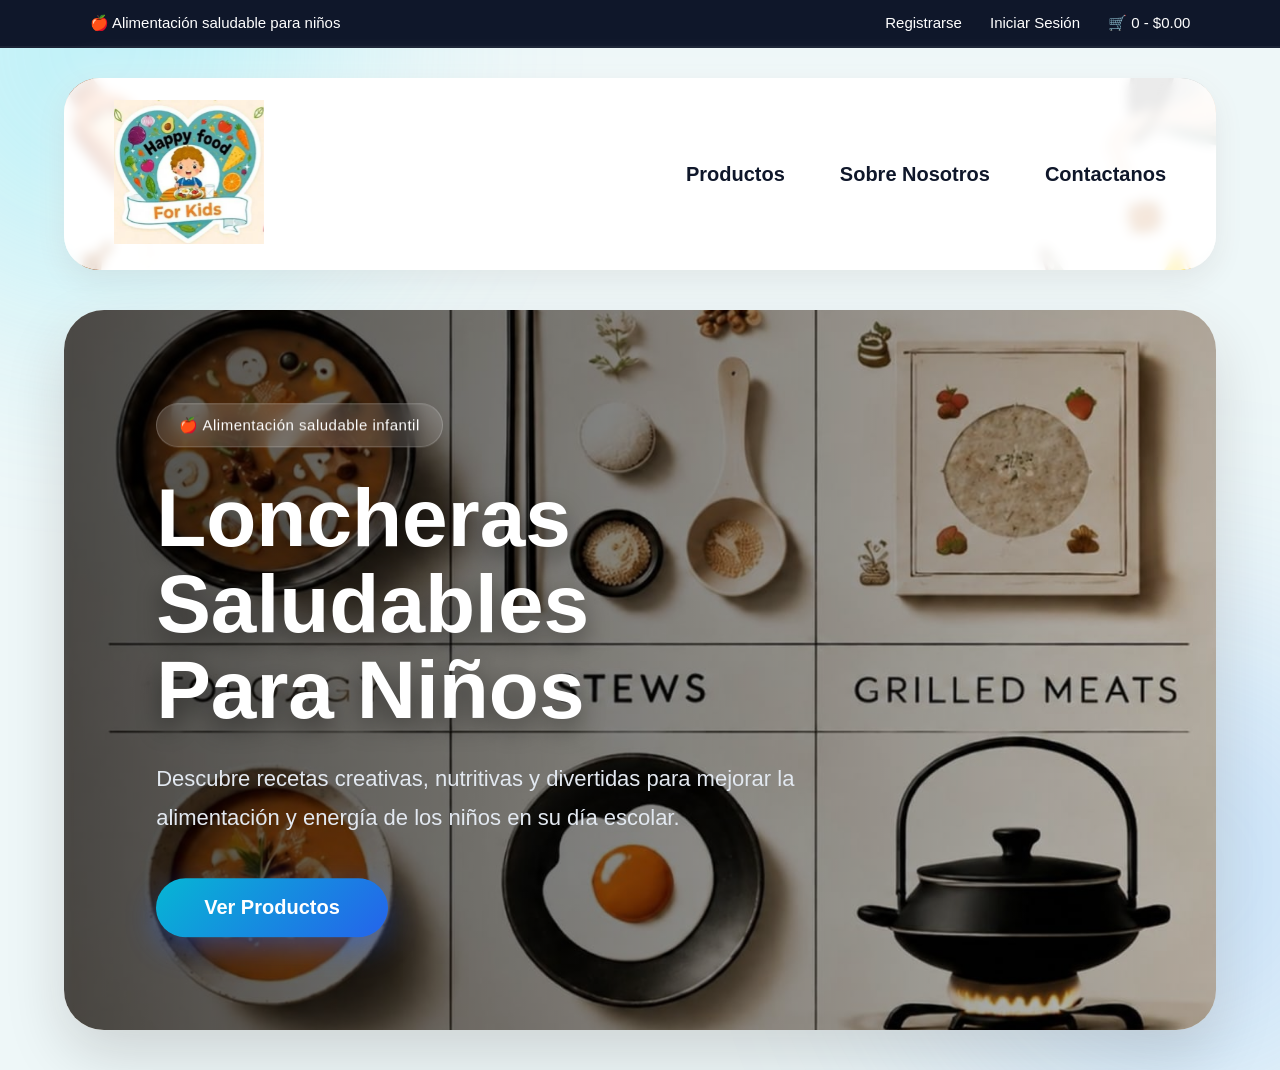
<file: index.html>
<!DOCTYPE html>
<html lang="es">

<head>
    <meta charset="UTF-8">
    <meta name="viewport" content="width=device-width, initial-scale=1.0">

    <title>Happy Food For Kids</title>

    <link rel="stylesheet" href="index.css">
</head>

<body>

    <!-- BARRA SUPERIOR -->

    <div class="top-bar">

        <p>
            🍎 Alimentación saludable para niños
        </p>

        <div class="top-links">

            <a href="#">
                Registrarse
            </a>

            <a href="#">
                Iniciar Sesión
            </a>

            <a href="#">
                🛒 0 - $0.00
            </a>

        </div>

    </div>

    <!-- HEADER -->

    <header>

        <!-- LOGO -->

        <div class="logo">

            <img src="img/logo.png" alt="Logo">

        </div>

        <!-- MENU -->

        <nav>

            <ul>

                <li>
                    <a href="productos.html">
                        Productos
                    </a>
                </li>

                <li>
                    <a href="sobrenosotros.html">
                        Sobre Nosotros
                    </a>
                </li>

                <li>
                    <a href="contactanos.html">
                        Contactanos
                    </a>
                </li>

            </ul>

        </nav>

    </header>

    <!-- HERO -->

    <section class="hero">

        <img src="img/Banner.png" alt="Banner">

        <div class="overlay"></div>

      <div class="hero-content">

    <span>
        🍎 Alimentación saludable infantil
    </span>

    <h1>
        Loncheras Saludables <br>
        Para Niños
    </h1>

    <p>
        Descubre recetas creativas, nutritivas y divertidas
        para mejorar la alimentación y energía de los niños
        en su día escolar.
    </p>

    <a href="productos.html">
        <button>
            Ver Productos
        </button>
    </a>

</div>

    </section>


</body>

</html>
</file>
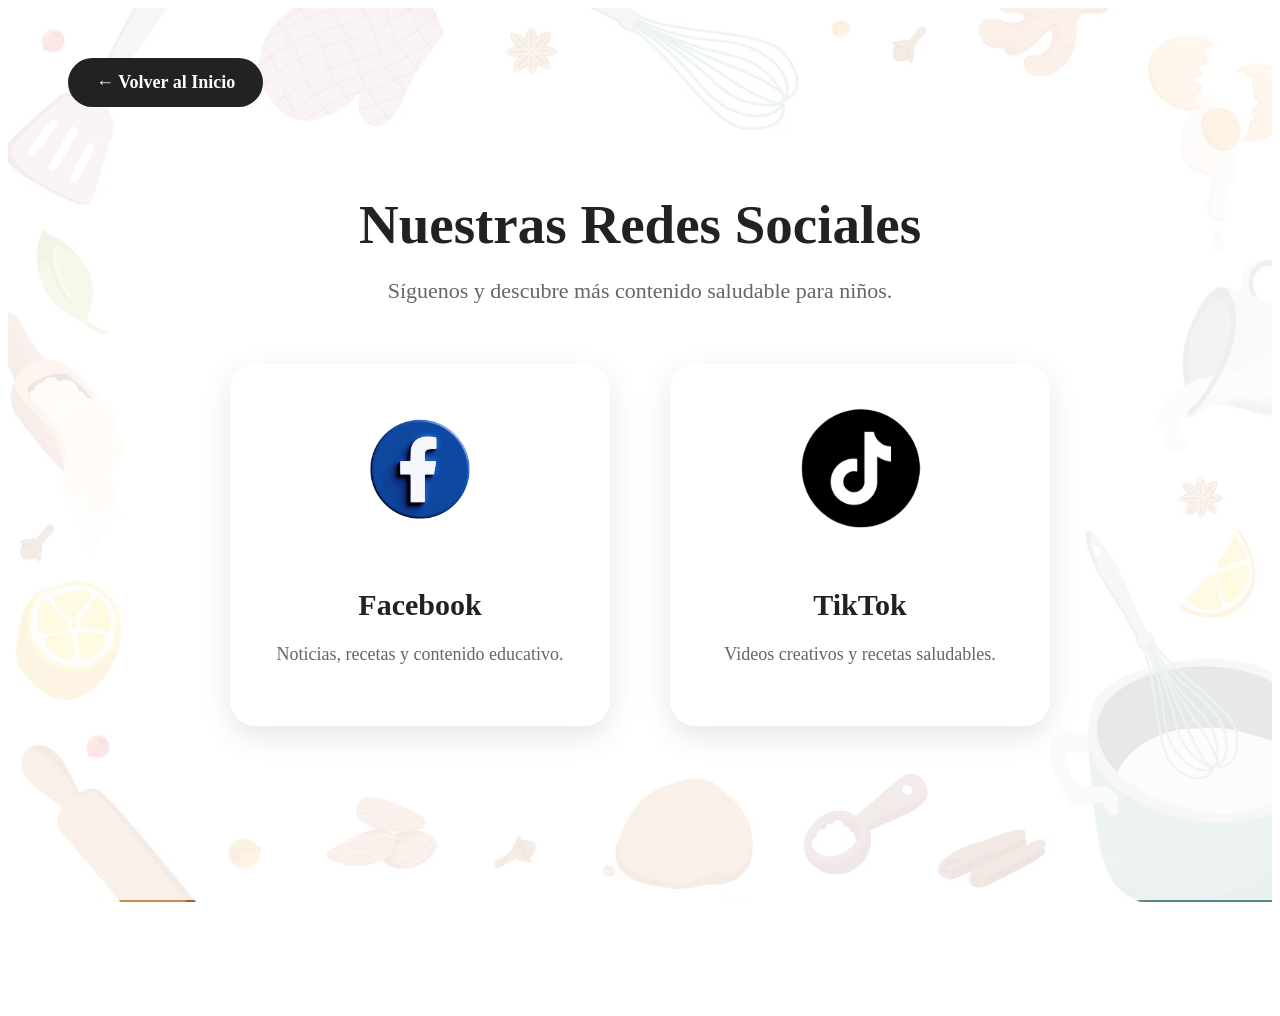
<file: contactanos.html>
<!DOCTYPE html>
<html lang="es">
<head>
    <meta charset="UTF-8">
    <meta name="viewport" content="width=device-width, initial-scale=1.0">
    <title>Contáctanos</title>

    <link rel="stylesheet" href="style.css">
</head>

<body>

    <section class="pagina-contacto">

        <!-- BOTON REGRESAR -->

        <a href="index.html" class="btn-regresar">
            ← Volver al Inicio
        </a>

        <!-- TITULO -->

        <h1 class="titulo-contacto">
            Nuestras Redes Sociales
        </h1>

        <p class="subtitulo-contacto">
            Síguenos y descubre más contenido saludable para niños.
        </p>

        <!-- REDES -->

        <div class="redes">

            <!-- FACEBOOK -->

            <a href="https://www.facebook.com/profile.php?id=100085638887853" target="_blank">

                <div class="red-social">

                    <img src="img/facebook.png" alt="Facebook">

                    <h2>Facebook</h2>

                    <p>
                        Noticias, recetas y contenido educativo.
                    </p>

                </div>

            </a>

            <!-- TIKTOK -->

            <a href="https://www.tiktok.com/@happyfoodforkids5?is_from_webapp=1&sender_device=pc" target="_blank">

                <div class="red-social">

                    <img src="img/tiktok.png" alt="TikTok">

                    <h2>TikTok</h2>

                    <p>
                        Videos creativos y recetas saludables.
                    </p>

                </div>

            </a>

        </div>

    </section>

</body>
</html>
</file>
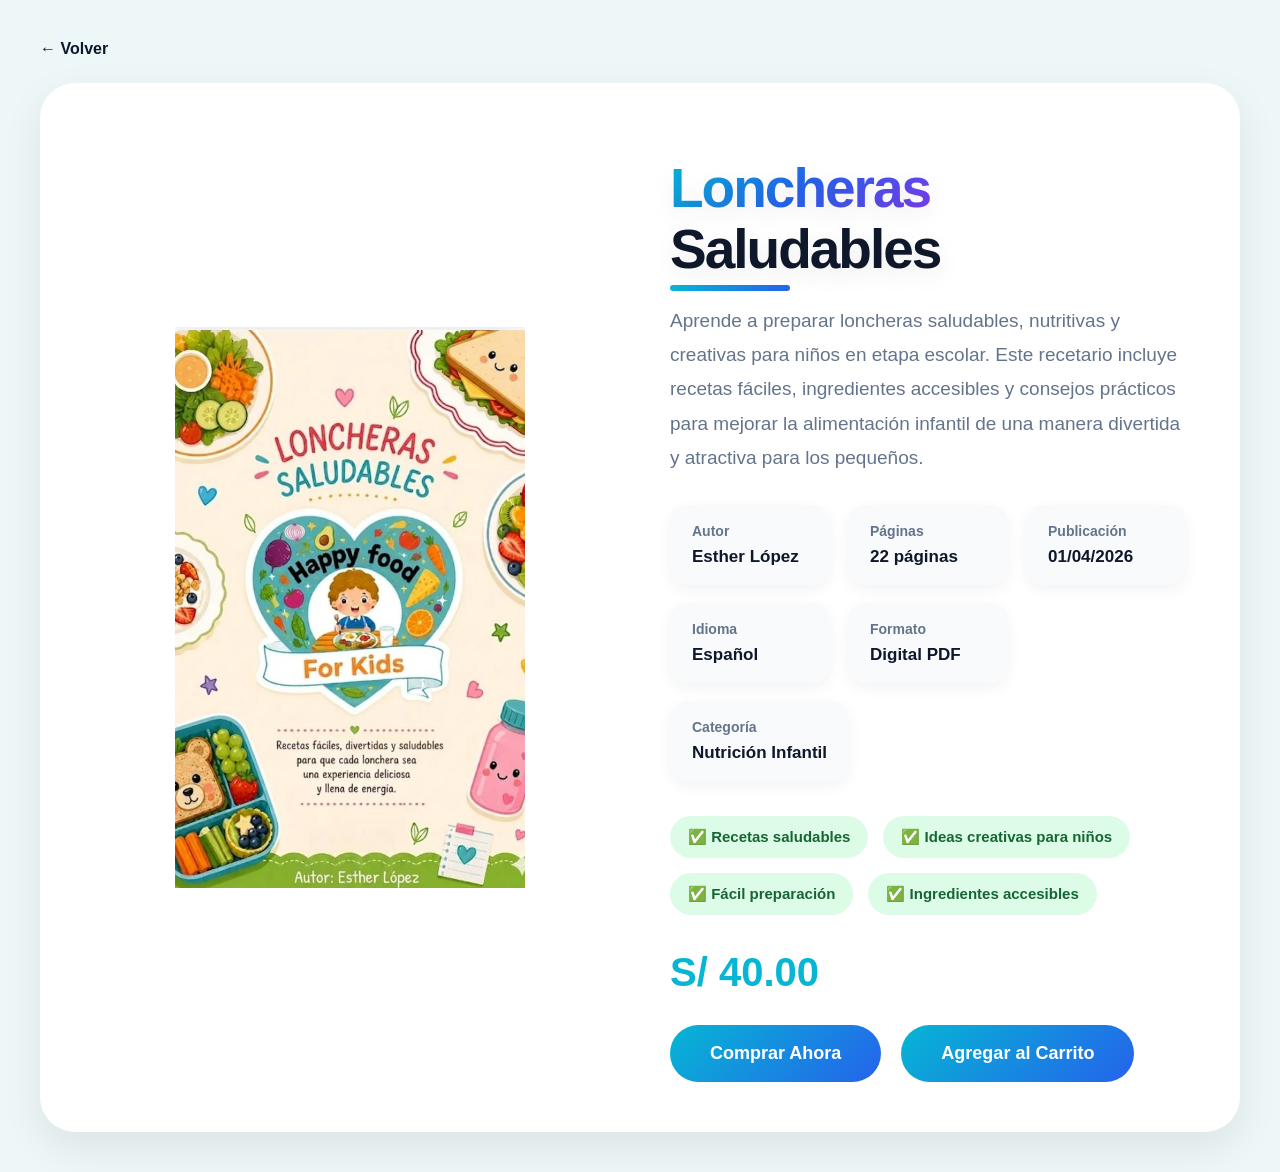
<file: libro1.html>
<!DOCTYPE html>
<html lang="es">

<head>

    <meta charset="UTF-8">

    <meta name="viewport" content="width=device-width, initial-scale=1.0">

    <title>
        Loncheras Saludables
    </title>

    <link rel="stylesheet" href="detalle.css">

</head>

<body>

    <div class="contenedor">

        <!-- BOTON REGRESAR -->

        <a href="productos.html" class="btn-regresar">
            ← Volver
        </a>

        <!-- TARJETA -->

        <div class="detalle-libro">

            <!-- IMAGEN -->

            <div class="imagen">

                <img src="img/libro1.png" alt="Libro">

            </div>

            <!-- INFORMACION -->

            <div class="info">
                 <!-- TITULO -->

                <h1 class="titulo-libro">

    <span class="texto-gradiente">
        Loncheras
    </span>

    <br>

    Saludables

</h1>

                <!-- DESCRIPCION -->

                <p class="descripcion">

                    Aprende a preparar loncheras saludables,
                    nutritivas y creativas para niños en etapa escolar.

                    Este recetario incluye recetas fáciles,
                    ingredientes accesibles y consejos prácticos
                    para mejorar la alimentación infantil de una
                    manera divertida y atractiva para los pequeños.

                </p>

                <!-- DATOS DEL LIBRO -->

                <div class="datos-libro">

                    <div class="dato">

                        <h3>
                            Autor
                        </h3>

                        <p>
                            Esther López
                        </p>

                    </div>

                    <div class="dato">

                        <h3>
                            Páginas
                        </h3>

                        <p>
                            22 páginas
                        </p>

                    </div>

                    <div class="dato">

                        <h3>
                            Publicación
                        </h3>

                        <p>
                            01/04/2026
                        </p>

                    </div>

                    <div class="dato">

                        <h3>
                            Idioma
                        </h3>

                        <p>
                            Español
                        </p>

                    </div>

                    <div class="dato">

                        <h3>
                            Formato
                        </h3>

                        <p>
                            Digital PDF
                        </p>

                    </div>

                    <div class="dato">

                        <h3>
                            Categoría
                        </h3>

                        <p>
                            Nutrición Infantil
                        </p>

                    </div>

                </div>

                <!-- BENEFICIOS -->

                <div class="beneficios">

                    <div class="beneficio">
                        ✅ Recetas saludables
                    </div>

                    <div class="beneficio">
                        ✅ Ideas creativas para niños
                    </div>

                    <div class="beneficio">
                        ✅ Fácil preparación
                    </div>

                    <div class="beneficio">
                        ✅ Ingredientes accesibles
                    </div>

                </div>

                <!-- PRECIO -->

                <h2 class="precio">
                    S/ 40.00
                </h2>

                <!-- BOTONES -->

                <div class="botones">

                    <button class="comprar">
                        Comprar Ahora
                    </button>

                    <button class="agregar-carrito">
                        Agregar al Carrito          
                    </button>

                </div>

            </div>

        </div>

    </div>

</body>

</html>
</file>
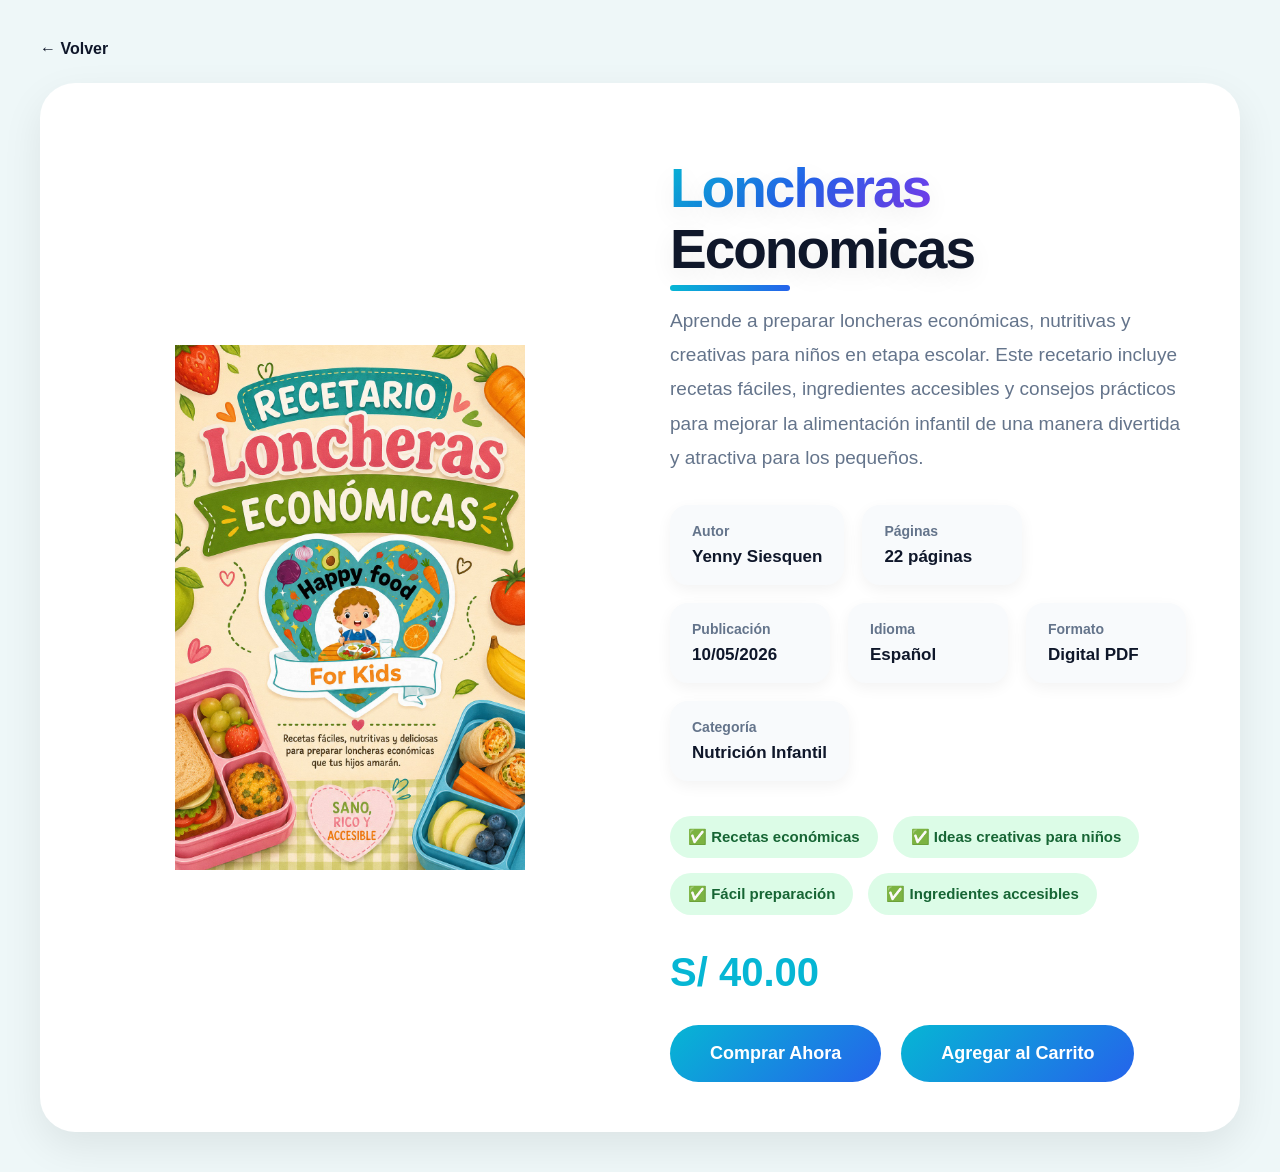
<file: libro2.html>
<!DOCTYPE html>
<html lang="es">

<head>

    <meta charset="UTF-8">

    <meta name="viewport" content="width=device-width, initial-scale=1.0">

    <title>
        Loncheras Saludables
    </title>

    <link rel="stylesheet" href="detalle.css">

</head>

<body>

    <div class="contenedor">

        <!-- BOTON REGRESAR -->

        <a href="productos.html" class="btn-regresar">
            ← Volver
        </a>

        <!-- TARJETA -->

        <div class="detalle-libro">

            <!-- IMAGEN -->

            <div class="imagen">

                <img src="img/libro2.png" alt="Libro">

            </div>

            <!-- INFORMACION -->

            <div class="info">
                 <!-- TITULO -->

                <h1 class="titulo-libro">

    <span class="texto-gradiente">
        Loncheras
    </span>

    <br>

    Economicas

</h1>

                <!-- DESCRIPCION -->

                <p class="descripcion">

                    Aprende a preparar loncheras económicas,
                    nutritivas y creativas para niños en etapa escolar.

                    Este recetario incluye recetas fáciles,
                    ingredientes accesibles y consejos prácticos
                    para mejorar la alimentación infantil de una
                    manera divertida y atractiva para los pequeños.

                </p>

                <!-- DATOS DEL LIBRO -->

                <div class="datos-libro">

                    <div class="dato">

                        <h3>
                            Autor
                        </h3>

                        <p>
                            Yenny Siesquen
                        </p>

                    </div>

                    <div class="dato">

                        <h3>
                            Páginas
                        </h3>

                        <p>
                            22 páginas
                        </p>

                    </div>

                    <div class="dato">

                        <h3>
                            Publicación
                        </h3>

                        <p>
                            10/05/2026
                        </p>

                    </div>

                    <div class="dato">

                        <h3>
                            Idioma
                        </h3>

                        <p>
                            Español
                        </p>

                    </div>

                    <div class="dato">

                        <h3>
                            Formato
                        </h3>

                        <p>
                            Digital PDF
                        </p>

                    </div>

                    <div class="dato">

                        <h3>
                            Categoría
                        </h3>

                        <p>
                            Nutrición Infantil
                        </p>

                    </div>

                </div>

                <!-- BENEFICIOS -->

                <div class="beneficios">

                    <div class="beneficio">
                        ✅ Recetas económicas 
                    </div>

                    <div class="beneficio">
                        ✅ Ideas creativas para niños
                    </div>

                    <div class="beneficio">
                        ✅ Fácil preparación
                    </div>

                    <div class="beneficio">
                        ✅ Ingredientes accesibles
                    </div>

                </div>

                <!-- PRECIO -->

                <h2 class="precio">
                    S/ 40.00
                </h2>

                <!-- BOTONES -->

                <div class="botones">

                    <button class="comprar">
                        Comprar Ahora
                    </button>

                    <button class="agregar-carrito">
                        Agregar al Carrito          
                    </button>

                </div>

            </div>

        </div>

    </div>

</body>

</html>
</file>
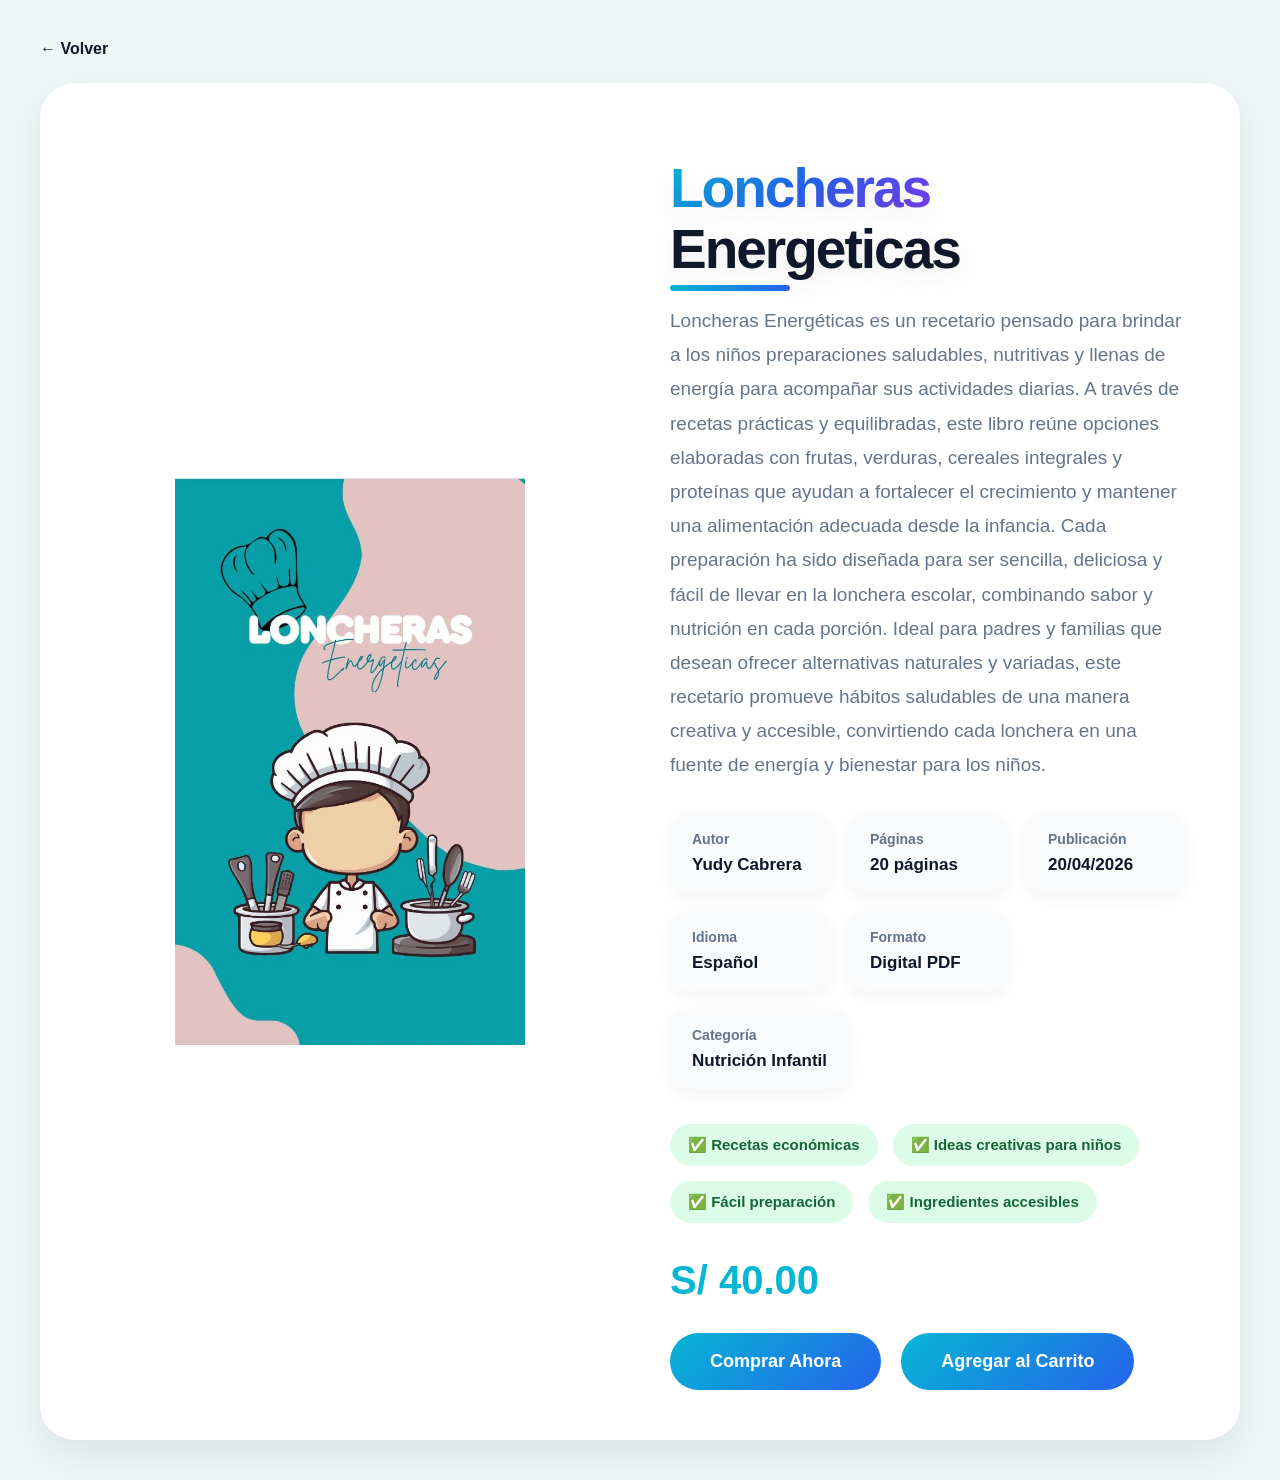
<file: libro3.html>
<!DOCTYPE html>
<html lang="es">

<head>

    <meta charset="UTF-8">

    <meta name="viewport" content="width=device-width, initial-scale=1.0">

    <title>
        Loncheras Saludables
    </title>

    <link rel="stylesheet" href="detalle.css">

</head>

<body>

    <div class="contenedor">

        <!-- BOTON REGRESAR -->

        <a href="productos.html" class="btn-regresar">
            ← Volver
        </a>

        <!-- TARJETA -->

        <div class="detalle-libro">

            <!-- IMAGEN -->

            <div class="imagen">

                <img src="img/libro3.png" alt="Libro">

            </div>

            <!-- INFORMACION -->

            <div class="info">
                 <!-- TITULO -->

                <h1 class="titulo-libro">

    <span class="texto-gradiente">
        Loncheras
    </span>

    <br>

    Energeticas

</h1>

                <!-- DESCRIPCION -->

                <p class="descripcion">

                   Loncheras Energéticas es un recetario pensado para brindar a los niños preparaciones saludables,
                    nutritivas y llenas de energía para acompañar sus actividades diarias. 
                    A través de recetas prácticas y equilibradas, este libro reúne opciones elaboradas con frutas, 
                    verduras, cereales integrales y proteínas que ayudan a fortalecer el crecimiento
                     y mantener una alimentación adecuada desde la infancia. Cada preparación ha sido diseñada para ser sencilla,
                      deliciosa y fácil de llevar en la lonchera escolar, combinando sabor y nutrición en cada porción.
                       Ideal para padres y familias que desean ofrecer alternativas naturales y variadas, 
                       este recetario promueve hábitos saludables de una manera creativa y accesible, 
                       convirtiendo cada lonchera en una fuente de energía y bienestar para los niños. 

                </p>

                <!-- DATOS DEL LIBRO -->

                <div class="datos-libro">

                    <div class="dato">

                        <h3>
                            Autor
                        </h3>

                        <p>
                            Yudy Cabrera
                        </p>

                    </div>

                    <div class="dato">

                        <h3>
                            Páginas
                        </h3>

                        <p>
                            20 páginas
                        </p>

                    </div>

                    <div class="dato">

                        <h3>
                            Publicación
                        </h3>

                        <p>
                            20/04/2026
                        </p>

                    </div>

                    <div class="dato">

                        <h3>
                            Idioma
                        </h3>

                        <p>
                            Español
                        </p>

                    </div>

                    <div class="dato">

                        <h3>
                            Formato
                        </h3>

                        <p>
                            Digital PDF
                        </p>

                    </div>

                    <div class="dato">

                        <h3>
                            Categoría
                        </h3>

                        <p>
                            Nutrición Infantil
                        </p>

                    </div>

                </div>

                <!-- BENEFICIOS -->

                <div class="beneficios">

                    <div class="beneficio">
                        ✅ Recetas económicas 
                    </div>

                    <div class="beneficio">
                        ✅ Ideas creativas para niños
                    </div>

                    <div class="beneficio">
                        ✅ Fácil preparación
                    </div>

                    <div class="beneficio">
                        ✅ Ingredientes accesibles
                    </div>

                </div>

                <!-- PRECIO -->

                <h2 class="precio">
                    S/ 40.00
                </h2>

                <!-- BOTONES -->

                <div class="botones">

                    <button class="comprar">
                        Comprar Ahora
                    </button>

                    <button class="agregar-carrito">
                        Agregar al Carrito          
                    </button>

                </div>

            </div>

        </div>

    </div>

</body>

</html>
</file>
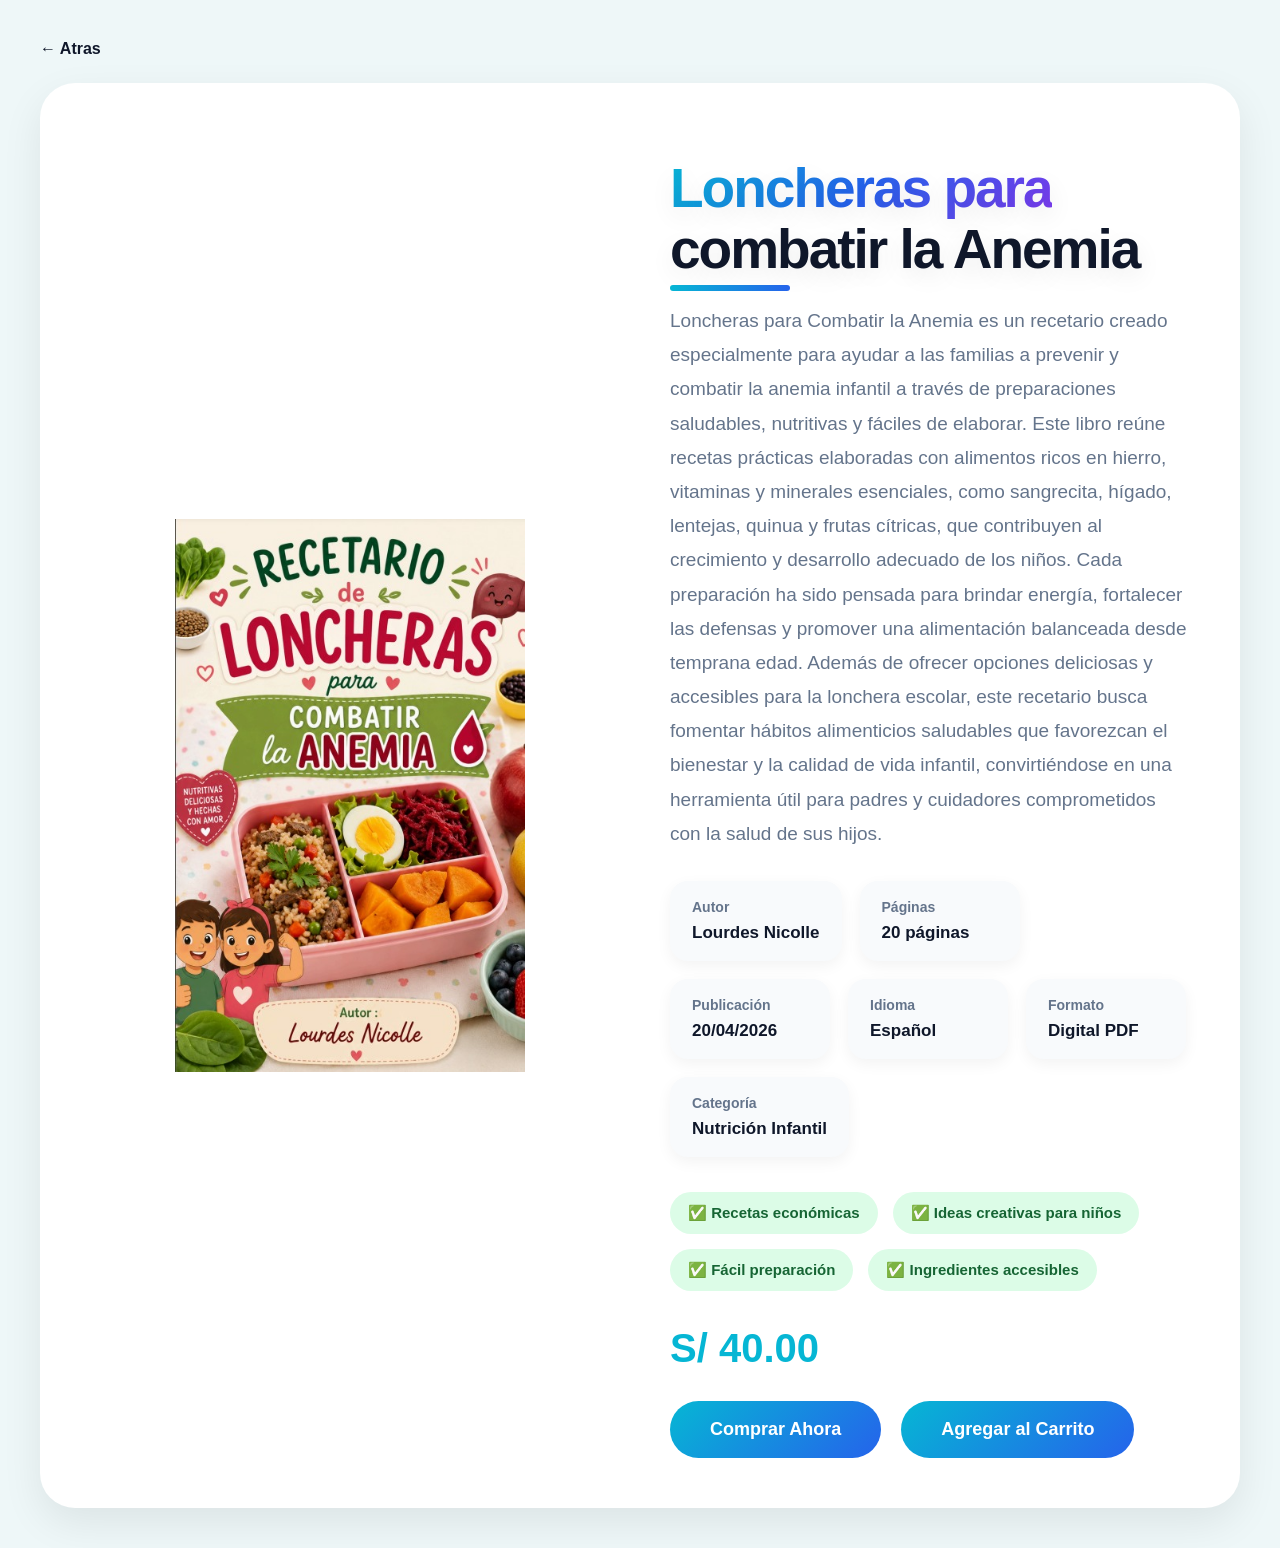
<file: libro4.html>
<!DOCTYPE html>
<html lang="es">

<head>

    <meta charset="UTF-8">

    <meta name="viewport" content="width=device-width, initial-scale=1.0">

    <title>
        Loncheras Saludables
    </title>

    <link rel="stylesheet" href="detalle.css">

</head>

<body>

    <div class="contenedor">

        <!-- BOTON REGRESAR -->

        <a href="productos.html" class="btn-regresar">
            ← Atras
        </a>

        <!-- TARJETA -->

        <div class="detalle-libro">

            <!-- IMAGEN -->

            <div class="imagen">

                <img src="img/libro4.png" alt="Libro">

            </div>

            <!-- INFORMACION -->

            <div class="info">
                 <!-- TITULO -->

                <h1 class="titulo-libro">

    <span class="texto-gradiente">
        Loncheras para 
    </span>

    <br>

   combatir la Anemia

</h1>

                <!-- DESCRIPCION -->

                <p class="descripcion">

                   Loncheras para Combatir la Anemia es un recetario creado especialmente para ayudar a las familias a prevenir 
                   y combatir la anemia infantil a través de preparaciones saludables, nutritivas y fáciles de elaborar. 
                   Este libro reúne recetas prácticas elaboradas con alimentos ricos en hierro, vitaminas y minerales esenciales, 
                   como sangrecita, hígado, lentejas, quinua y frutas cítricas, que contribuyen al crecimiento 
                   y desarrollo adecuado de los niños. Cada preparación ha sido pensada para brindar energía, 
                   fortalecer las defensas y promover una alimentación balanceada desde temprana edad. 
                   Además de ofrecer opciones deliciosas y accesibles para la lonchera escolar, 
                   este recetario busca fomentar hábitos alimenticios saludables que favorezcan el bienestar
                y la calidad de vida infantil, convirtiéndose en una herramienta útil para padres 
                y cuidadores comprometidos con la salud de sus hijos.

                </p>

                <!-- DATOS DEL LIBRO -->

                <div class="datos-libro">

                    <div class="dato">

                        <h3>
                            Autor
                        </h3>

                        <p>
                             Lourdes Nicolle
                        </p>

                    </div>

                    <div class="dato">

                        <h3>
                            Páginas
                        </h3>

                        <p>
                            20 páginas
                        </p>

                    </div>

                    <div class="dato">

                        <h3>
                            Publicación
                        </h3>

                        <p>
                            20/04/2026
                        </p>

                    </div>

                    <div class="dato">

                        <h3>
                            Idioma
                        </h3>

                        <p>
                            Español
                        </p>

                    </div>

                    <div class="dato">

                        <h3>
                            Formato
                        </h3>

                        <p>
                            Digital PDF
                        </p>

                    </div>

                    <div class="dato">

                        <h3>
                            Categoría
                        </h3>

                        <p>
                            Nutrición Infantil
                        </p>

                    </div>

                </div>

                <!-- BENEFICIOS -->

                <div class="beneficios">

                    <div class="beneficio">
                        ✅ Recetas económicas 
                    </div>

                    <div class="beneficio">
                        ✅ Ideas creativas para niños
                    </div>

                    <div class="beneficio">
                        ✅ Fácil preparación
                    </div>

                    <div class="beneficio">
                        ✅ Ingredientes accesibles
                    </div>

                </div>

                <!-- PRECIO -->

                <h2 class="precio">
                    S/ 40.00
                </h2>

                <!-- BOTONES -->

                <div class="botones">

                    <button class="comprar">
                        Comprar Ahora
                    </button>

                    <button class="agregar-carrito">
                        Agregar al Carrito          
                    </button>

                </div>

            </div>

        </div>

    </div>

</body>

</html>
</file>
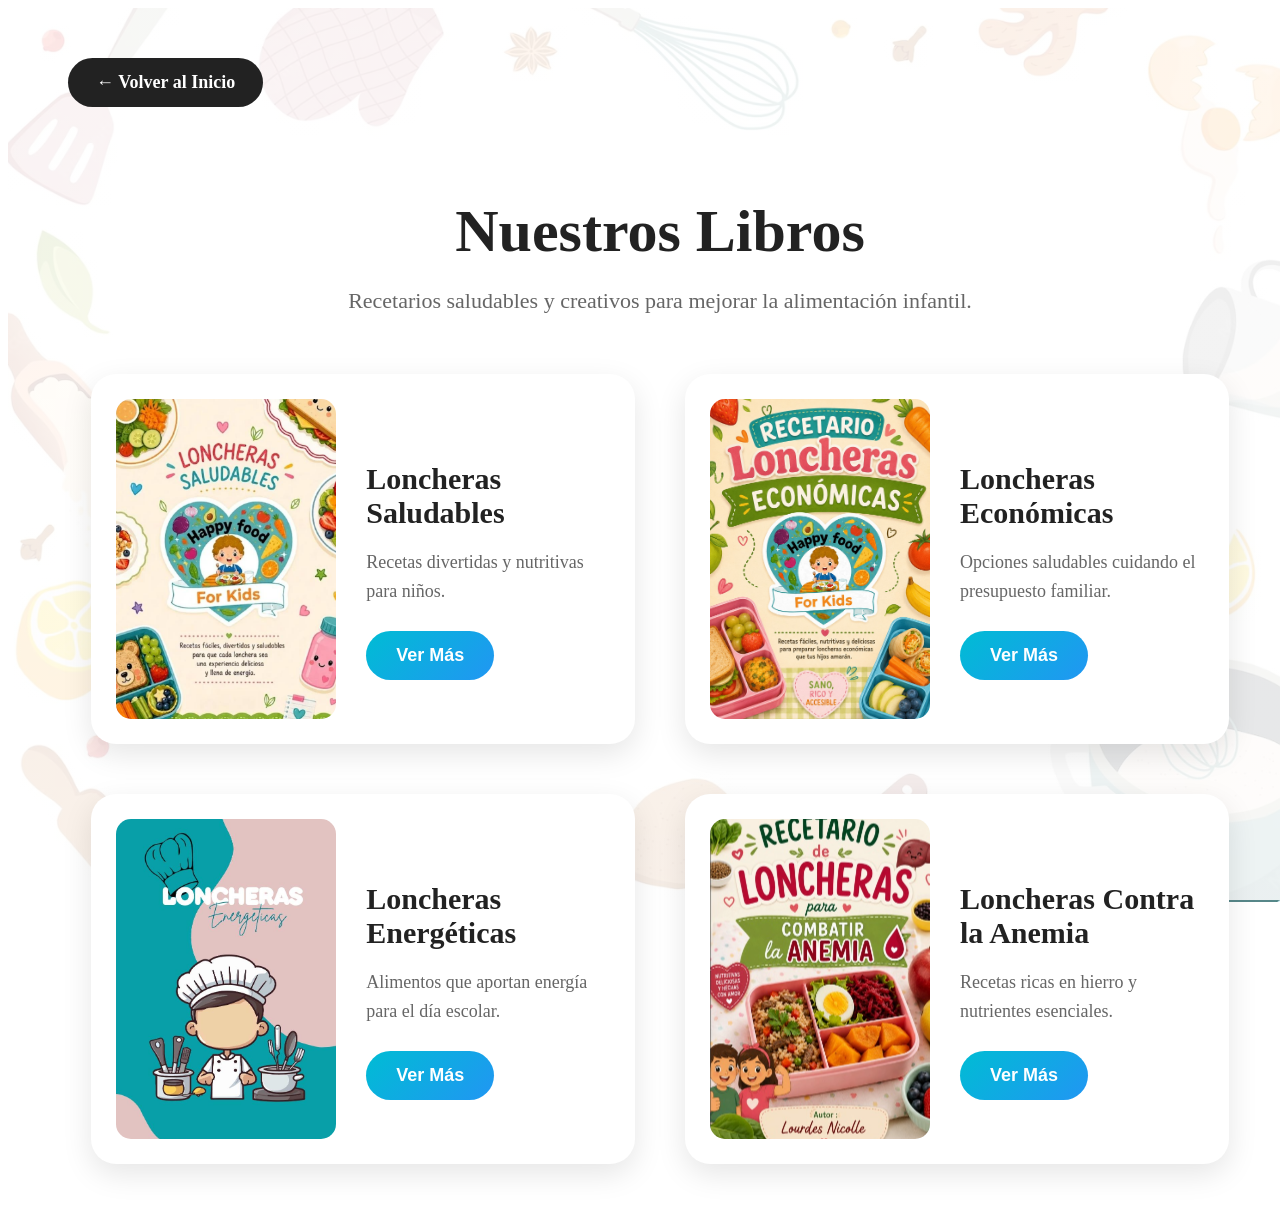
<file: productos.html>
<!DOCTYPE html>
<html lang="es">
<head>
    <meta charset="UTF-8">
    <meta name="viewport" content="width=device-width, initial-scale=1.0">
    <link rel="stylesheet" href="style.css">
</head>

<body>

    <section class="productos">
                <a href="index.html" class="btn-regresar">
    ← Volver al Inicio
                </a>
        <h1 class="titulo">
            Nuestros Libros
        </h1>

        <p class="subtitulo">
            Recetarios saludables y creativos para mejorar la alimentación infantil.
        </p>

        <div class="contenedor-libros">

            <!-- LIBRO 1 -->

            <div class="libro">

                <img src="img/libro1.png" alt="Libro 1">

                <div class="contenido-libro">

                    <h2>Loncheras Saludables</h2>

                    <p>
                        Recetas divertidas y nutritivas para niños.
                    </p>

                    <button onclick="window.location.href='libro1.html'">
                        Ver Más
                    </button>

                </div>

            </div>

            <!-- LIBRO 2 -->

            <div class="libro">

                <img src="img/libro2.png" alt="Libro 2">

                <div class="contenido-libro">

                    <h2>Loncheras Económicas</h2>

                    <p>
                        Opciones saludables cuidando el presupuesto familiar.
                    </p>

                    <button onclick="window.location.href='libro2.html'">
                        Ver Más
                    </button>

                </div>

            </div>

            <!-- LIBRO 3 -->

            <div class="libro">

                <img src="img/libro3.png" alt="Libro 3">

                <div class="contenido-libro">

                    <h2>Loncheras Energéticas</h2>

                    <p>
                        Alimentos que aportan energía para el día escolar.
                    </p>

                    <button onclick="window.location.href='libro3.html'">
                        Ver Más
                    </button>

                </div>

            </div>

            <!-- LIBRO 4 -->

            <div class="libro">

                <img src="img/libro4.png" alt="Libro 4">

                <div class="contenido-libro">

                    <h2>Loncheras Contra la Anemia</h2>

                    <p>
                        Recetas ricas en hierro y nutrientes esenciales.
                    </p>

                    <button onclick="window.location.href='libro4.html'">
                        Ver Más
                    </button>

                </div>

            </div>

        </div>

    </section>

</body>
</html>
</file>
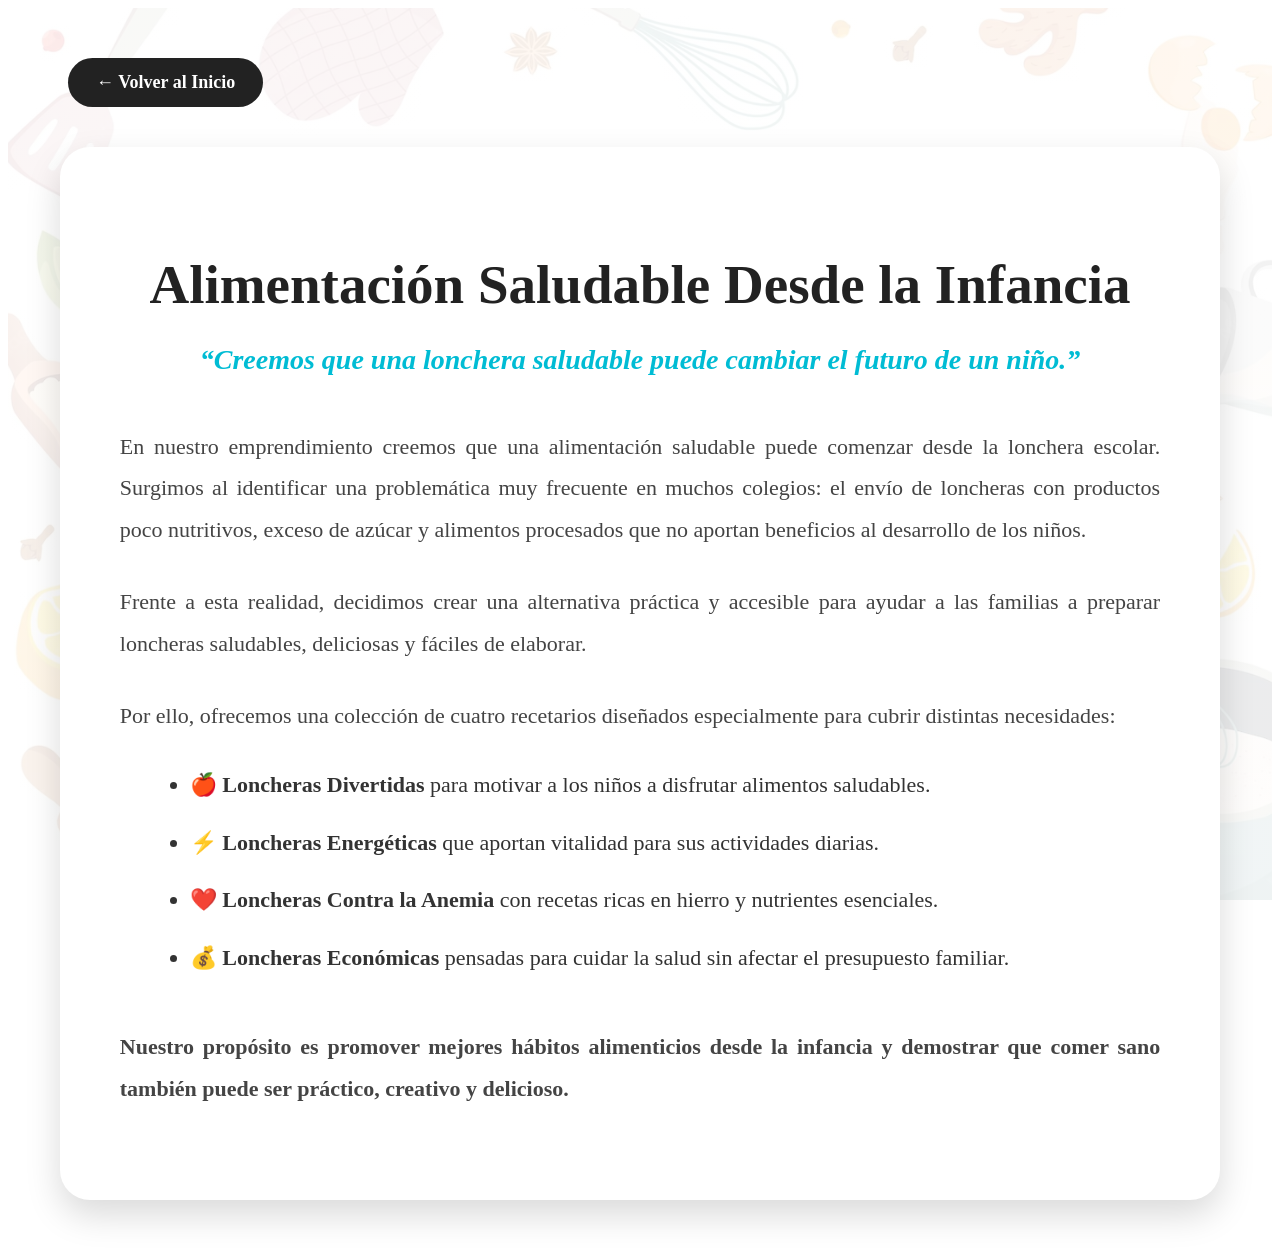
<file: sobrenosotros.html>
<!DOCTYPE html>
<html lang="es">
<head>
    <meta charset="UTF-8">
    <meta name="viewport" content="width=device-width, initial-scale=1.0">
    <title>Sobre Nosotros</title>

    <link rel="stylesheet" href="style.css">
</head>

<body>

    <section class="pagina-sobre">

        <!-- BOTON -->

        <a href="index.html" class="btn-regresar">
            ← Volver al Inicio
        </a>

        <!-- CONTENIDO -->

        <div class="contenedor-sobre">

            <h1>
                Alimentación Saludable Desde la Infancia
            </h1>

            <p class="frase">
                “Creemos que una lonchera saludable puede cambiar el futuro de un niño.”
            </p>

            <div class="texto-sobre">

                <p>
                    En nuestro emprendimiento creemos que una alimentación saludable puede comenzar desde la lonchera escolar. Surgimos al identificar una problemática muy frecuente en muchos colegios: el envío de loncheras con productos poco nutritivos, exceso de azúcar y alimentos procesados que no aportan beneficios al desarrollo de los niños.
                </p>

                <p>
                    Frente a esta realidad, decidimos crear una alternativa práctica y accesible para ayudar a las familias a preparar loncheras saludables, deliciosas y fáciles de elaborar.
                </p>

                <p>
                    Por ello, ofrecemos una colección de cuatro recetarios diseñados especialmente para cubrir distintas necesidades:
                </p>

                <ul>

                    <li>
                        🍎 <strong>Loncheras Divertidas</strong> para motivar a los niños a disfrutar alimentos saludables.
                    </li>

                    <li>
                        ⚡ <strong>Loncheras Energéticas</strong> que aportan vitalidad para sus actividades diarias.
                    </li>

                    <li>
                        ❤️ <strong>Loncheras Contra la Anemia</strong> con recetas ricas en hierro y nutrientes esenciales.
                    </li>

                    <li>
                        💰 <strong>Loncheras Económicas</strong> pensadas para cuidar la salud sin afectar el presupuesto familiar.
                    </li>

                </ul>

                <p class="mensaje-final">
                    Nuestro propósito es promover mejores hábitos alimenticios desde la infancia y demostrar que comer sano también puede ser práctico, creativo y delicioso.
                </p>

            </div>

        </div>

    </section>

</body>
</html>
</file>
<file: index.css>
/* =======================================
   RESET GENERAL
======================================= */

*{
    margin:0;
    padding:0;
    box-sizing:border-box;
    font-family:'Segoe UI',sans-serif;
}

html{
    scroll-behavior:smooth;
}

body{
    background:#eef7f8;
    overflow-x:hidden;
    color:#1e293b;
    position:relative;
}

/* =======================================
   EFECTOS DE FONDO
======================================= */

body::before{
    content:"";

    position:fixed;

    width:500px;
    height:500px;

    background:#67e8f9;

    border-radius:50%;

    top:-200px;
    left:-150px;

    filter:blur(120px);

    opacity:0.35;

    z-index:-2;
}

body::after{
    content:"";

    position:fixed;

    width:500px;
    height:500px;

    background:#60a5fa;

    border-radius:50%;

    bottom:-220px;
    right:-150px;

    filter:blur(120px);

    opacity:0.25;

    z-index:-2;
}

/* =======================================
   TOP BAR
======================================= */

.top-bar{
    width:100%;

    background:#0f172a;

    color:white;

    display:flex;

    justify-content:space-between;

    align-items:center;

    padding:14px 7%;

    border-bottom:2px solid rgba(255,255,255,0.05);
}

.top-bar p{
    font-size:15px;
    font-weight:500;
}

.top-links{
    display:flex;
    gap:28px;
}

.top-links a{
    text-decoration:none;

    color:white;

    font-size:15px;

    transition:0.3s;
}

.top-links a:hover{
    color:#38bdf8;
}

/* =======================================
   HEADER
======================================= */

header{
    width:90%;
    max-width:1350px;

    margin:30px auto;

    display:flex;

    justify-content:space-between;

    align-items:center;

    padding:22px 50px;

    border-radius:35px;

    background-image:url("img/fondo.png");

    background-size:cover;

    background-position:center;

    position:relative;

    overflow:hidden;

    box-shadow:
    0 10px 30px rgba(0,0,0,0.08),
    0 0 40px rgba(255,255,255,0.4);
}

/* CAPA GLASS */

header::before{
    content:"";

    position:absolute;

    inset:0;

    background:rgba(255,255,255,0.80);

    backdrop-filter:blur(6px);

    z-index:1;
}

/* CONTENIDO ENCIMA */

.logo,
nav{
    position:relative;
    z-index:2;
}

/* =======================================
   LOGO
======================================= */

.logo img{
    width:150px;

    transition:0.4s;
}

.logo img:hover{
    transform:scale(1.07) rotate(-2deg);
}

/* =======================================
   MENU
======================================= */

nav ul{
    display:flex;

    align-items:center;

    list-style:none;

    gap:55px;
}

nav a{
    text-decoration:none;

    color:#0f172a;

    font-size:20px;

    font-weight:700;

    position:relative;

    transition:0.3s;
}

/* LINEA HOVER */

nav a::after{
    content:"";

    position:absolute;

    left:0;
    bottom:-8px;

    width:0%;
    height:3px;

    border-radius:20px;

    background:linear-gradient(to right,#06b6d4,#2563eb);

    transition:0.3s;
}

nav a:hover::after{
    width:100%;
}

nav a:hover{
    color:#0891b2;
}

/* =======================================
   HERO
======================================= */

.hero{
    width:90%;
    max-width:1350px;

    height:720px;

    margin:40px auto;

    position:relative;

    overflow:hidden;

    border-radius:40px;

    box-shadow:
    0 25px 60px rgba(0,0,0,0.15),
    0 0 40px rgba(255,255,255,0.3);
}

/* IMAGEN */

.hero img{
    width:100%;
    height:100%;

    object-fit:cover;

    transform:scale(1.05);
}

/* OVERLAY */

.overlay{
    position:absolute;

    inset:0;

    background:linear-gradient(
    to right,
    rgba(0,0,0,0.70),
    rgba(0,0,0,0.25)
    );
}

/* =======================================
   CONTENIDO HERO
======================================= */

.hero-content{
    position:absolute;

    top:50%;
    left:8%;

    transform:translateY(-50%);

    max-width:650px;

    color:white;

    z-index:2;
}

/* ETIQUETA */

.hero-content span{
    display:inline-block;

    padding:12px 22px;

    border-radius:50px;

    background:rgba(255,255,255,0.15);

    backdrop-filter:blur(10px);

    border:1px solid rgba(255,255,255,0.2);

    font-size:15px;

    letter-spacing:0.5px;
}

/* TITULO */

.hero-content h1{
    font-size:82px;

    line-height:1.05;

    margin-top:28px;
    margin-bottom:25px;

    font-weight:800;

    text-shadow:0 10px 25px rgba(0,0,0,0.45);
}

/* PARRAFO */

.hero-content p{
    font-size:22px;

    line-height:1.8;

    color:#e2e8f0;

    margin-bottom:40px;
}

/* =======================================
   BOTON
======================================= */

.hero-content button{
    padding:18px 48px;

    border:none;

    border-radius:60px;

    background:linear-gradient(
    135deg,
    #06b6d4,
    #2563eb
    );

    color:white;

    font-size:20px;

    font-weight:700;

    cursor:pointer;

    transition:0.4s;

    box-shadow:
    0 10px 30px rgba(37,99,235,0.45);
}

.hero-content button:hover{
    transform:translateY(-6px) scale(1.05);

    box-shadow:
    0 18px 40px rgba(37,99,235,0.55);
}

/* =======================================
   RESPONSIVE
======================================= */

@media(max-width:1100px){

    header{
        flex-direction:column;

        gap:30px;

        text-align:center;
    }

    nav ul{
        flex-wrap:wrap;

        justify-content:center;

        gap:25px;
    }

    .hero{
        height:620px;
    }

    .hero-content{
        max-width:85%;
    }

    .hero-content h1{
        font-size:58px;
    }

    .hero-content p{
        font-size:19px;
    }
}

@media(max-width:768px){

    .top-bar{
        flex-direction:column;

        gap:10px;

        text-align:center;
    }

    .top-links{
        flex-wrap:wrap;

        justify-content:center;
    }

    .hero{
        height:520px;
    }

    .hero-content{
        left:6%;
        max-width:88%;
    }

    .hero-content h1{
        font-size:42px;
    }

    .hero-content p{
        font-size:17px;
    }

    .hero-content button{
        width:100%;
    }

    nav a{
        font-size:18px;
    }

    .logo img{
        width:120px;
    }
}
</file>
<file: style.css>
/* ===== PAGINA PRODUCTOS ===== */

.productos{
    width:100%;
    padding:50px 20px;
    min-height:100vh;
    background:
linear-gradient(
rgba(255,255,255,0.88),
rgba(255,255,255,0.88)
),

url("img/fondo.png");

background-size:cover;

background-position:center;

background-repeat:no-repeat;

background-attachment:fixed;
}

/* TITULO */

.titulo{
    text-align:center;

    font-size:60px;

    color:#222;

    margin-bottom:15px;
}

/* SUBTITULO */

.subtitulo{
    text-align:center;

    font-size:22px;

    color:#666;

    margin-bottom:60px;
}

/* CONTENEDOR */

.contenedor-libros{
    width:90%;

    margin:auto;

    display:grid;

    grid-template-columns:repeat(2, 1fr);

    gap:50px;

    max-width:1200px;
}

/* TARJETAS */

.libro{
    background:white;

    border-radius:25px;

    overflow:hidden;

    box-shadow:0 10px 30px rgba(0,0,0,0.1);

    transition:0.3s;

    display:flex;

    align-items:center;

    padding:25px;

    gap:30px;
}

/* HOVER */

.libro:hover{
    transform:translateY(-10px);

    box-shadow:0 15px 35px rgba(0,0,0,0.2);
}

/* IMAGEN */

.libro img{
    width:220px;

    height:320px;

    object-fit:cover;

    border-radius:15px;
}

/* CONTENIDO */

.contenido-libro{
    flex:1;
}

/* TITULO LIBRO */

.contenido-libro h2{
    font-size:30px;

    color:#222;

    margin-bottom:15px;
}

/* TEXTO */

.contenido-libro p{
    font-size:18px;

    color:#666;

    line-height:1.6;

    margin-bottom:25px;
}

/* BOTON */

.contenido-libro button{
    padding:14px 30px;

    border:none;

    border-radius:40px;

    background:linear-gradient(135deg,#00bcd4,#2196f3);

    color:white;

    font-size:18px;

    font-weight:bold;

    cursor:pointer;

    transition:0.3s;
}

/* EFECTO BOTON */

.contenido-libro button:hover{
    transform:scale(1.05);

    background:linear-gradient(135deg,#2196f3,#00e5ff);
}

/* RESPONSIVE */

@media(max-width:900px){

    .contenedor-libros{
        grid-template-columns:1fr;
    }

    .libro{
        flex-direction:column;

        text-align:center;
    }

}
/* BOTON REGRESAR */

.btn-regresar{
    display:inline-block;

    margin-bottom:40px;
    margin-left:40px;

    padding:14px 28px;

    background:#222;

    color:white;

    text-decoration:none;

    border-radius:40px;

    font-size:18px;
    font-weight:bold;

    transition:0.3s;
}

/* HOVER */

.btn-regresar:hover{
    background:#00bcd4;

    transform:translateY(-3px);
}


/* ===== PAGINA CONTACTO ===== */

.pagina-contacto{
    min-height:100vh;
    padding:50px 20px;
    background:
linear-gradient(
rgba(255,255,255,0.88),
rgba(255,255,255,0.88)
),

url("img/fondo.png");

background-size:cover;

background-position:center;

background-repeat:no-repeat;

background-attachment:fixed;
}

/* TITULO */

.titulo-contacto{
    text-align:center;

    font-size:55px;

    color:#222;

    margin-bottom:15px;
}

/* SUBTITULO */

.subtitulo-contacto{
    text-align:center;

    font-size:22px;

    color:#666;

    margin-bottom:60px;
}

/* CONTENEDOR */

.redes{
    display:flex;

    justify-content:center;

    align-items:center;

    gap:60px;

    flex-wrap:wrap;
}

/* TARJETAS */

.red-social{
    background:white;

    width:320px;

    padding:40px 30px;

    border-radius:25px;

    text-align:center;

    box-shadow:0 10px 30px rgba(0,0,0,0.1);

    transition:0.3s;
}

/* HOVER */

.red-social:hover{
    transform:translateY(-10px);

    box-shadow:0 15px 35px rgba(0,0,0,0.2);
}

/* IMAGENES */

.red-social img{
    width:130px;

    height:130px;

    object-fit:contain;

    margin-bottom:25px;
}

/* TITULO RED */

.red-social h2{
    font-size:30px;

    color:#222;

    margin-bottom:15px;
}

/* TEXTO */

.red-social p{
    font-size:18px;

    color:#666;

    line-height:1.6;
}

/* LINKS */

.redes a{
    text-decoration:none;
}

/* BOTON REGRESAR */

.btn-regresar{
    display:inline-block;

    margin-bottom:40px;

    padding:14px 28px;

    background:#222;

    color:white;

    text-decoration:none;

    border-radius:40px;

    font-size:18px;

    font-weight:bold;

    transition:0.3s;
}

/* HOVER BOTON */

.btn-regresar:hover{
    background:#13203f;

    transform:translateY(-3px);
}

/* RESPONSIVE */

@media(max-width:768px){

    .titulo-contacto{
        font-size:40px;
    }

    .subtitulo-contacto{
        font-size:18px;
    }

}


/* ===== SOBRE NOSOTROS ===== */

.pagina-sobre{
    min-height:100vh;

    padding:50px 20px;

    background:
    linear-gradient(
    rgba(255,255,255,0.90),
    rgba(255,255,255,0.90)
    ),

    url("img/fondo.png");

    background-size:cover;

    background-position:center;

    background-attachment:fixed;
}

/* CONTENEDOR */

.contenedor-sobre{
    width:85%;

    max-width:1100px;

    margin:auto;

    background:white;

    padding:60px;

    border-radius:30px;

    box-shadow:0 15px 35px rgba(0,0,0,0.15);
}

/* TITULO */

.contenedor-sobre h1{
    text-align:center;

    font-size:55px;

    color:#222;

    margin-bottom:25px;
}

/* FRASE */

.frase{
    text-align:center;

    font-size:28px;

    color:#00bcd4;

    font-style:italic;

    margin-bottom:50px;

    font-weight:bold;
}

/* TEXTO */

.texto-sobre p{
    font-size:22px;

    line-height:1.9;

    color:#444;

    margin-bottom:30px;

    text-align:justify;
}

/* LISTA */

.texto-sobre ul{
    margin-left:30px;

    margin-bottom:40px;
}

.texto-sobre li{
    font-size:22px;

    margin-bottom:20px;

    color:#333;

    line-height:1.7;
}

/* MENSAJE FINAL */

.mensaje-final{
    text-align:center;

    font-size:30px;

    font-weight:bold;

    color:#ff5722;

    margin-top:50px;
}

/* BOTON */

.btn-regresar{
    display:inline-block;

    margin-bottom:40px;

    padding:14px 28px;

    background:#222;

    color:white;

    text-decoration:none;

    border-radius:40px;

    font-size:18px;

    font-weight:bold;

    transition:0.3s;
}

/* HOVER */

.btn-regresar:hover{
    background:#00bcd4;

    transform:translateY(-3px);
}

/* RESPONSIVE */

@media(max-width:768px){

    .contenedor-sobre{
        padding:35px;
    }

    .contenedor-sobre h1{
        font-size:40px;
    }

    .frase{
        font-size:22px;
    }

    .texto-sobre p,
    .texto-sobre li{
        font-size:18px;
    }

    .mensaje-final{
        font-size:24px;
    }

}
</file>
<file: detalle.css>
/* ===== RESET ===== */

*{
    margin:0;
    padding:0;
    box-sizing:border-box;
    font-family:'Segoe UI',sans-serif;
}

body{
    background:#eef7f8;

    min-height:100vh;

    display:flex;

    justify-content:center;

    align-items:center;

    padding:40px;
}

/* ===== CONTENEDOR ===== */

.contenedor{
    width:100%;
    max-width:1200px;
}

/* ===== BOTON ===== */

.btn-regresar{
    display:inline-block;

    margin-bottom:25px;

    text-decoration:none;

    color:#0f172a;

    font-weight:bold;

    transition:0.3s;
}

.btn-regresar:hover{
    color:#06b6d4;
}

/* ===== TARJETA ===== */

.detalle-libro{
    background:white;

    border-radius:35px;

    padding:50px;

    display:flex;

    gap:60px;

    align-items:center;

    box-shadow:0 15px 40px rgba(0,0,0,0.08);
}

/* ===== IMAGEN ===== */

.imagen{
    flex:1;

    display:flex;

    justify-content:center;
}

.imagen img{
    width:100%;
    max-width:350px;

    transition:0.4s;
}

.imagen img:hover{
    transform:scale(1.05);
}

/* ===== INFO ===== */

.info{
    flex:1;
}

/* CATEGORIA */

.categoria{
    background:#dbeafe;

    color:#2563eb;

    padding:10px 18px;

    border-radius:30px;

    font-size:14px;

    font-weight:bold;
}

/* TITULO */

.info h1{
    font-size:55px;

    margin-top:25px;
    margin-bottom:25px;

    line-height:1.1;

    color:#0f172a;
}

/* DESCRIPCION */

.descripcion{
    font-size:19px;

    line-height:1.8;

    color:#64748b;

    margin-bottom:30px;
}

/* PRECIO */

.precio{
    font-size:40px;

    color:#06b6d4;

    margin-bottom:30px;
}

/* BOTON */

.info button{
    padding:18px 40px;

    border:none;

    border-radius:50px;

    background:linear-gradient(
    135deg,
    #06b6d4,
    #2563eb
    );

    color:white;

    font-size:18px;

    font-weight:bold;

    cursor:pointer;

    transition:0.3s;
}

.info button:hover{
    transform:translateY(-5px);
}

/* ===== RESPONSIVE ===== */

@media(max-width:900px){

    .detalle-libro{
        flex-direction:column;

        text-align:center;
    }

    .info h1{
        font-size:40px;
    }
}
/* ===== DATOS DEL LIBRO ===== */

.datos-libro{
    display:flex;

    flex-wrap:wrap;

    gap:18px;

    margin-bottom:35px;
}

.dato{
    background:#f8fafc;

    padding:18px 22px;

    border-radius:18px;

    min-width:160px;

    box-shadow:0 5px 15px rgba(0,0,0,0.05);
}

.dato h3{
    font-size:14px;

    color:#64748b;

    margin-bottom:8px;
}

.dato p{
    font-size:17px;

    font-weight:700;

    color:#0f172a;
}

/* ===== BENEFICIOS ===== */

.beneficios{
    display:flex;

    flex-wrap:wrap;

    gap:15px;

    margin-bottom:35px;
}

.beneficio{
    background:#dcfce7;

    color:#166534;

    padding:12px 18px;

    border-radius:30px;

    font-size:15px;

    font-weight:600;
}

/* ===== BOTONES ===== */

.botones{
    display:flex;

    gap:20px;

    flex-wrap:wrap;
}

.comprar{
    padding:18px 35px;

    border:none;

    border-radius:50px;

    background:linear-gradient(
    135deg,
    #06b6d4,
    #2563eb
    );

    color:white;

    font-size:17px;

    font-weight:bold;

    cursor:pointer;

    transition:0.3s;
}

.comprar:hover{
    transform:translateY(-5px);
}

.preview{
    padding:18px 35px;

    border-radius:50px;

    border:2px solid #cbd5e1;

    background:white;

    font-size:17px;

    font-weight:bold;

    cursor:pointer;

    transition:0.3s;
}

.preview:hover{
    background:#f1f5f9;
}
/* ===== TITULO PREMIUM ===== */

.titulo-libro{
    font-size:72px;

    line-height:1;

    font-weight:900;

    margin-top:25px;
    margin-bottom:30px;

    color:#0f172a;

    letter-spacing:-2px;

    text-shadow:
    0 8px 25px rgba(0,0,0,0.08);

    position:relative;
}

/* TEXTO GRADIENTE */

.texto-gradiente{
    background:linear-gradient(
    135deg,
    #06b6d4,
    #2563eb,
    #7c3aed
    );

    -webkit-background-clip:text;

    -webkit-text-fill-color:transparent;

    display:inline-block;
}

/* LINEA DECORATIVA */

.titulo-libro::after{
    content:"";

    position:absolute;

    left:0;
    bottom:-12px;

    width:120px;
    height:6px;

    border-radius:20px;

    background:linear-gradient(
    to right,
    #06b6d4,
    #2563eb
    );
}

/* RESPONSIVE */

@media(max-width:900px){

    .titulo-libro{
        font-size:52px;
    }

    .titulo-libro::after{
        left:50%;

        transform:translateX(-50%);
    }
}

@media(max-width:600px){

    .titulo-libro{
        font-size:40px;
    }
}
</file>
